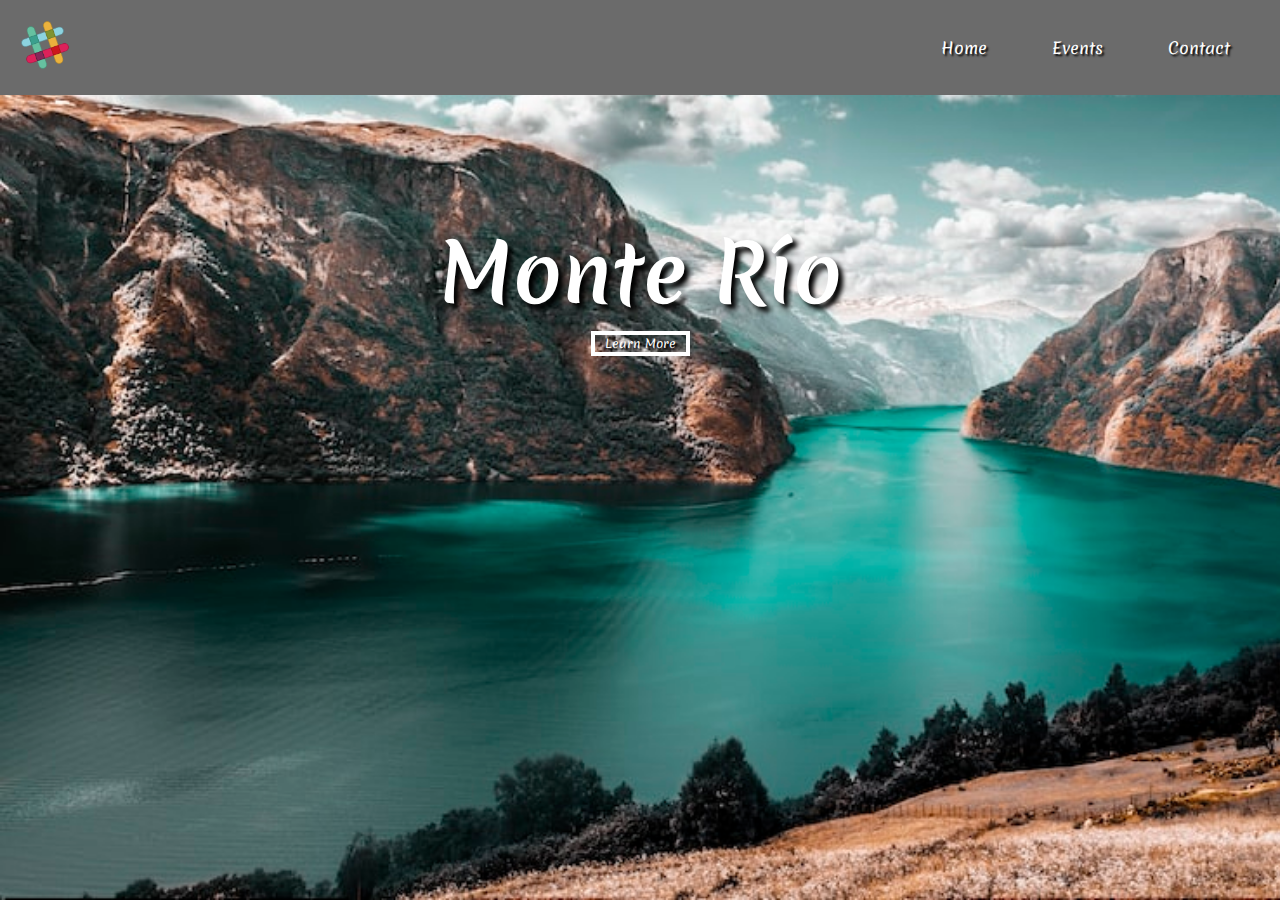
<file: Pagina completa simple/index.html>
<!DOCTYPE html>
<html lang="en">
  <head>
    <meta charset="UTF-8" />
    <meta http-equiv="X-UA-Compatible" content="IE=edge" />
    <meta name="viewport" content="width=device-width, initial-scale=1.0" />
    <title>Pagina Web Completa</title>
    <link rel="stylesheet" href="css/style.css" />
  </head>
  <body>
    <header>
      <div class="logo">
        <a href="#"><img src="img/logo.png" alt="logo-tesla" /></a>
      </div>
      <nav>
        <ul>
          <li><a href="#">Home</a></li>
          <li><a href="#">Events</a></li>
          <li><a href="#">Contact</a></li>
        </ul>
      </nav>
    </header>

    <section>
      <h1>Monte Río</h1>
      <a href="#">Learn More</a>
    </section>
  </body>
</html>
</file>
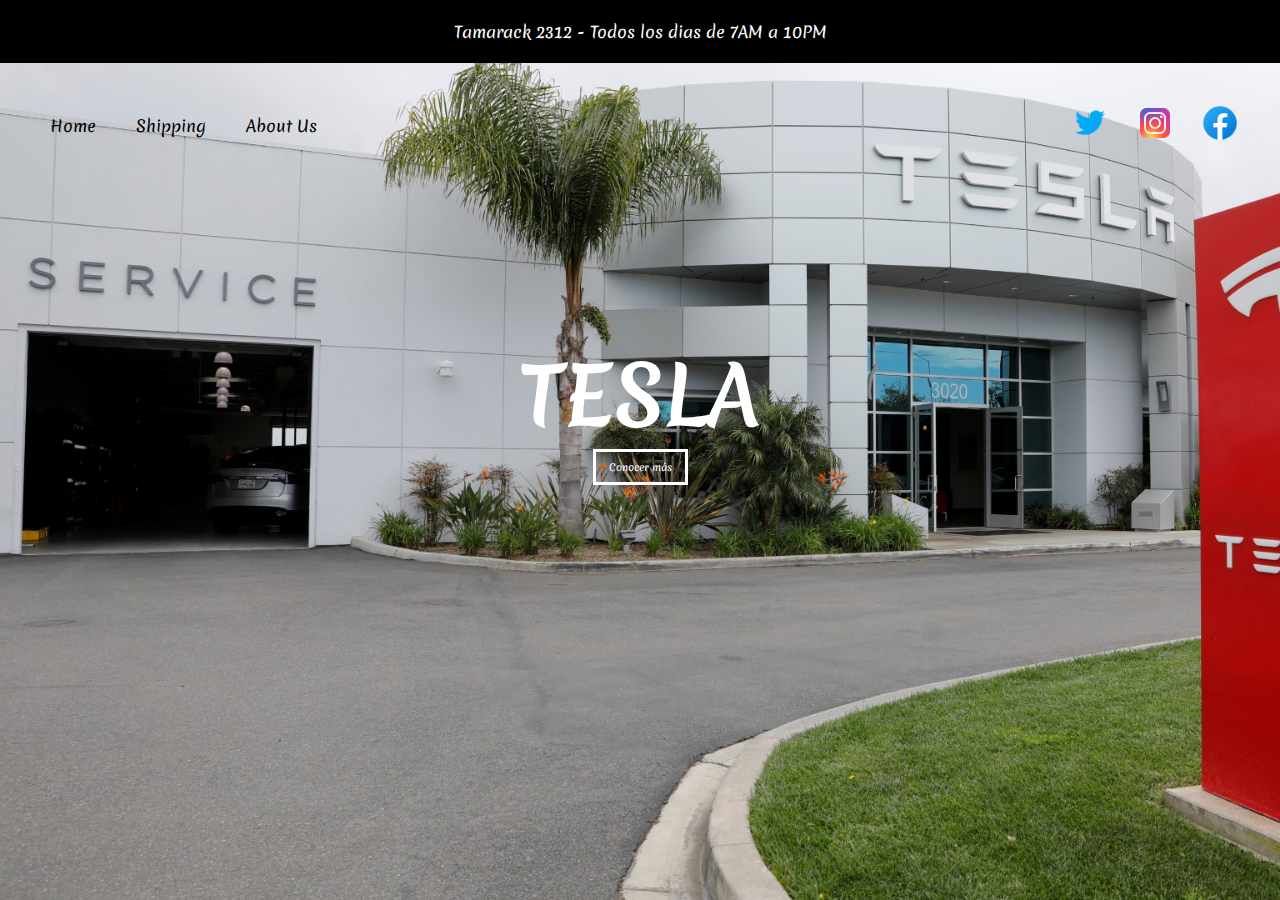
<file: pagina simple/index.html>
<!DOCTYPE html>
<html lang="en">
  <head>
    <meta charset="UTF-8" />
    <meta http-equiv="X-UA-Compatible" content="IE=edge" />
    <meta name="viewport" content="width=device-width, initial-scale=1.0" />
    <title>Pagina Simple</title>
    <link rel="stylesheet" href="css/style.css" />
  </head>
  <body>
    <div class="info">
      <p>Tamarack 2312 - Todos los dias de 7AM a 10PM</p>
    </div>

    <header>
      <nav>
        <ul>
          <li><a href="#">Home</a></li>
          <li><a href="#">Shipping</a></li>
          <li><a href="#">About Us</a></li>
        </ul>
      </nav>

      <div class="redes">
        <a href="#"><img src="img/twitter.png" alt="paisaje" /></a>
        <a href="#"><img src="img/insta.png" alt="paisaje" /></a>
        <a href="#"><img src="img/facebook.png" alt="paisaje" /></a>
      </div>
    </header>

    <section>
      <h1>TESLA</h1>
      <a href="#">Conocer más</a>
    </section>
  </body>
</html>
</file>
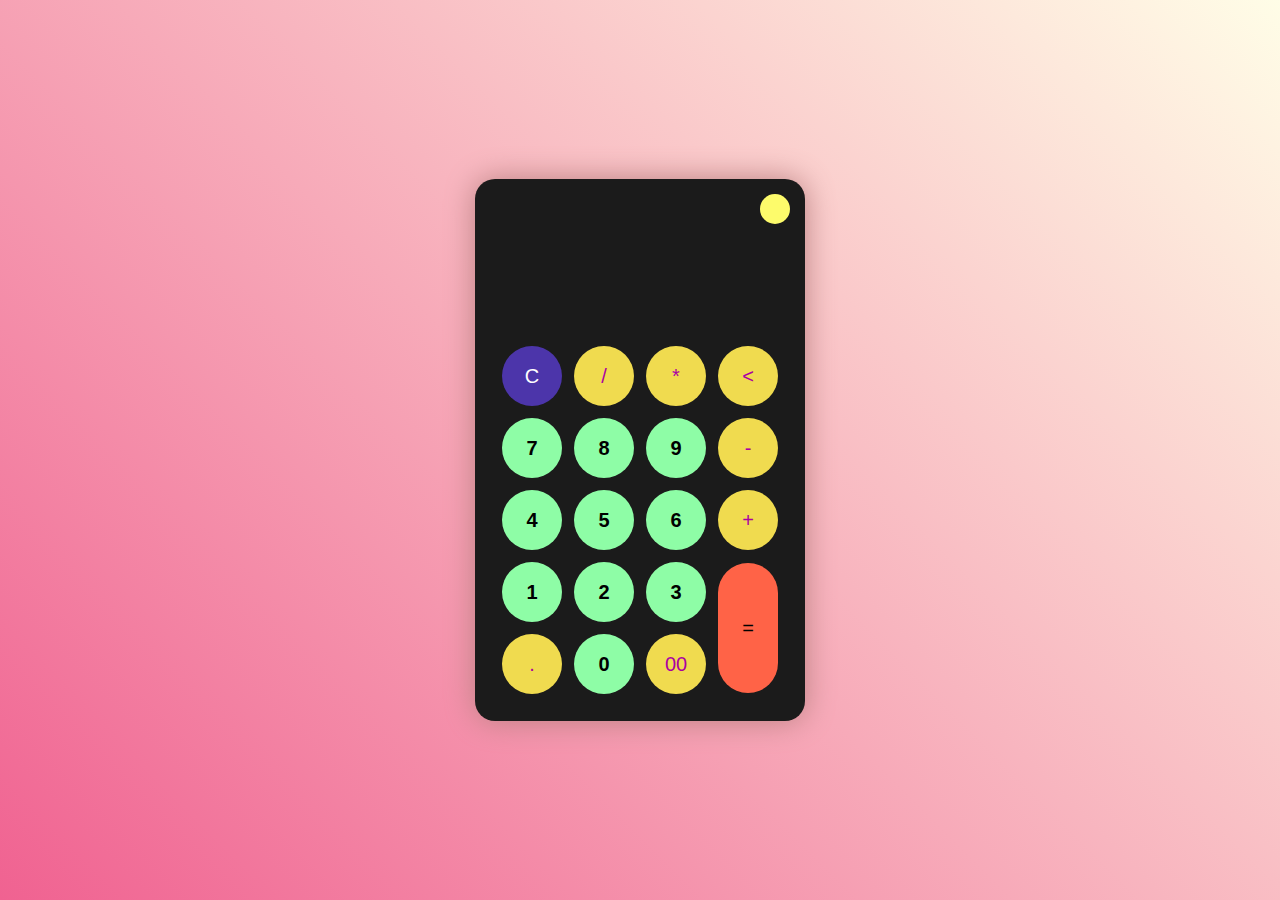
<file: Proyecto 1/index.html>
<!DOCTYPE html>
<html lang="es">
  <head>
    <meta charset="UTF-8" />
    <meta http-equiv="X-UA-Compatible" content="IE=edge" />
    <meta name="viewport" content="width=device-width, initial-scale=1.0" />
    <title>Calculator</title>
    <link rel="stylesheet" href="css/styles.css" />
    <link rel="shortcut icon" href="./css/calculator.png" />
  </head>
  <body>
    <div class="container">
      <div class="calculator dark">
        <div class="theme-toggler active">
          <i class="toggler-icon"></i>
        </div>
        <div class="display-screen">
          <div id="display"></div>
        </div>
        <div class="buttons">
          <table>
            <tr>
              <td><button class="btn-operator" id="clear">C</button></td>
              <td><button class="btn-operator" id="/">/</button></td>
              <td><button class="btn-operator" id="*">*</button></td>
              <td><button class="btn-operator" id="backspace"><</button></td>
            </tr>
            <tr>
              <td><button class="btn-number" id="7">7</button></td>
              <td><button class="btn-number" id="8">8</button></td>
              <td><button class="btn-number" id="9">9</button></td>
              <td><button class="btn-operator" id="-">-</button></td>
            </tr>
            <tr>
              <td><button class="btn-number" id="4">4</button></td>
              <td><button class="btn-number" id="5">5</button></td>
              <td><button class="btn-number" id="6">6</button></td>
              <td><button class="btn-operator" id="+">+</button></td>
            </tr>
            <tr>
              <td><button class="btn-number" id="1">1</button></td>
              <td><button class="btn-number" id="2">2</button></td>
              <td><button class="btn-number" id="3">3</button></td>
              <td rowspan="2">
                <button class="btn-equal" id="equal">=</button>
              </td>
            </tr>
            <tr>
              <td><button class="btn-operator" id=".">.</button></td>
              <td><button class="btn-number" id="0">0</button></td>
              <td><button class="btn-operator" id="00">00</button></td>
            </tr>
          </table>
        </div>
      </div>
    </div>
    <script src="script.js"></script>
  </body>
</html>
</file>
<file: Pagina completa simple/css/style.css>
@import url('https://fonts.googleapis.com/css2?family=Merienda:wght@400;700&display=swap');

* {
  margin: 0;
  padding: 0;
  box-sizing: border-box;
}

body {
  font-family: "merienda";
  background-image: url(../img/paisaje.png);
  background-attachment: fixed;
  background-size: cover;
}

header {
  display: flex;
  justify-content: space-between;
  align-items: center;
  padding: 20px;
  width: 100%;

  background-color: rgb(107, 107, 107);
}

.logo img {
  height: 50px;
  cursor: pointer;
}

nav ul li {
  display: inline-block;
  margin: 0 30px;
}

nav ul li a {
  text-decoration: none;
  text-shadow: 2px 2px 2px black;
  color: white;
  transition: all 0.30s ease;
}

nav ul li a:hover {
  background-color: #333;
  padding: 1px 10px;
  border-radius: 30px;
}


section {
  text-align: center;
  margin-top: 120px;
}

section h1 {
  font-size: 80px;
  color: white;
  text-shadow: 5px 5px 5px black;
}

section a {
  text-decoration: none;
  text-shadow: 2px 2px 2px black;
  font-size: 12px;
  color: white;
  border: 4px solid white;
  padding: 0 10px;
  transition: all 500ms ease;
}

section a:hover {
  background-color: rgb(78, 78, 78);
}

@media (max-width: 950px) {
  header {

    align-items: center;
    padding: 10px;

  }

  section h1 {
    font-size: 50px;
  }

  nav a {
    font-size: 12px;
  }
}
</file>
<file: pagina simple/css/style.css>
@import url('https://fonts.googleapis.com/css2?family=Merienda:wght@400;700&display=swap');

* {
  margin: 0;
  padding: 0;
  box-sizing: border-box;
}

body {
  font-family: "merienda";
  background-image: url(../img/tesla-img.png);
  background-attachment: fixed;
  background-size: cover;
}

.redes a img {
  width: 40px;
  display: inline-block;
  margin: 10px;
}

.info {
  background-color: #000;
  color: #fff;
  padding: 20px;
  text-align: center;
}

header {
  max-width: 1500px;
  margin: auto;
  padding: 30px;
  display: flex;
  justify-content: space-between;
  align-items: center;
}

nav ul {
  display: flex;
  list-style: none;
}

nav ul li {
  margin: 0 20px;
}

nav ul li a {
  text-decoration: none;
  color: black;
}

nav ul li a:hover {
  text-decoration: underline;
}

section {
  padding-top: 150px;
  text-align: center;
}

section h1 {
  font-size: 80px;
  color: #fff;
}

section a {
  text-decoration: none;
  color: #fff;
  border: 3px solid #fff;
  padding: 8px 13px;
  font-size: 10px;
}

@media (max-width: 950px) {
  header {
    width: auto;
  }

  .info {
    font-size: 10px;
    padding: 5px;
  }
}
</file>
<file: Proyecto 1/css/styles.css>
* {
  padding: 0;
  margin: 0;
  box-sizing: border-box;
  font-family: sans-serif;
}

body {
  background: linear-gradient(45deg, #f06291, #fffde7);
}

.container {
  height: 100vh;
  width: 100vw;
  display: flex;
  align-items: center;
  justify-content: center;
  flex-wrap: wrap;
}

.calculator {
  position: relative;
  height: auto;
  width: auto;
  padding: 20px;
  border-radius: 20px;
  box-shadow: 0 0 30px rgb(187, 130, 130);
  background-color: #fff;
}
.calculator #display {
  color: #0a1e23;
  margin: 0 10px;
  height: 120px;
  width: auto;
  display: flex;
  align-items: flex-end;
  justify-content: flex-end;
  font-size: 30px;
  margin-bottom: 20px;
  font-weight: 800;
}
.calculator #equal {
  height: 130px;
}
.calculator #clear {
  background-color: #ffd5d8;
}
.calculator .btn-number {
  background-color: #c3eaff;
  color: #000000;
}
.calculator .btn-operator {
  background-color: #ffd0fb;
  color: #f967f3;
}
.calculator .btn-equal {
  background-color: #adf9e7;
  color: #000;
}
.calculator.dark {
  background-color: #1b1b1b;
}
.calculator.dark #display {
  color: #f8fafb;
}
.calculator.dark #clear {
  background-color: #4c35aa;
  color: white;
}
.calculator.dark .btn-number {
  background-color: #8efda6;
  color: black;
  font-weight: 600;
}
.calculator.dark .btn-operator {
  background-color: #f0db4f;
  color: #aa00a4;
}
.calculator.dark .btn-equal {
  background-color: tomato;
}

.theme-toggler {
  position: absolute;
  top: 30px;
  right: 30px;
  color: #fff;
  cursor: pointer;
  z-index: 1;
}
.theme-toggler::before {
  content: "";
  position: absolute;
  height: 30px;
  width: 30px;
  top: 50%;
  transform: translate(-50%, -50%);
  border-radius: 50%;
  background-color: #333;
  z-index: -1;
}

.theme-toggler.active {
  color: #333;
}
.theme-toggler.active::before {
  background-color: rgb(253, 251, 107);
}

button {
  height: 60px;
  width: 60px;
  border: 0;
  border-radius: 30px;
  margin: 5px;
  font-size: 20px;
  cursor: pointer;
  transition: all 200ms ease;
}
button:hover {
  transform: scale(1.1);
}/*# sourceMappingURL=styles.css.map */
</file>
